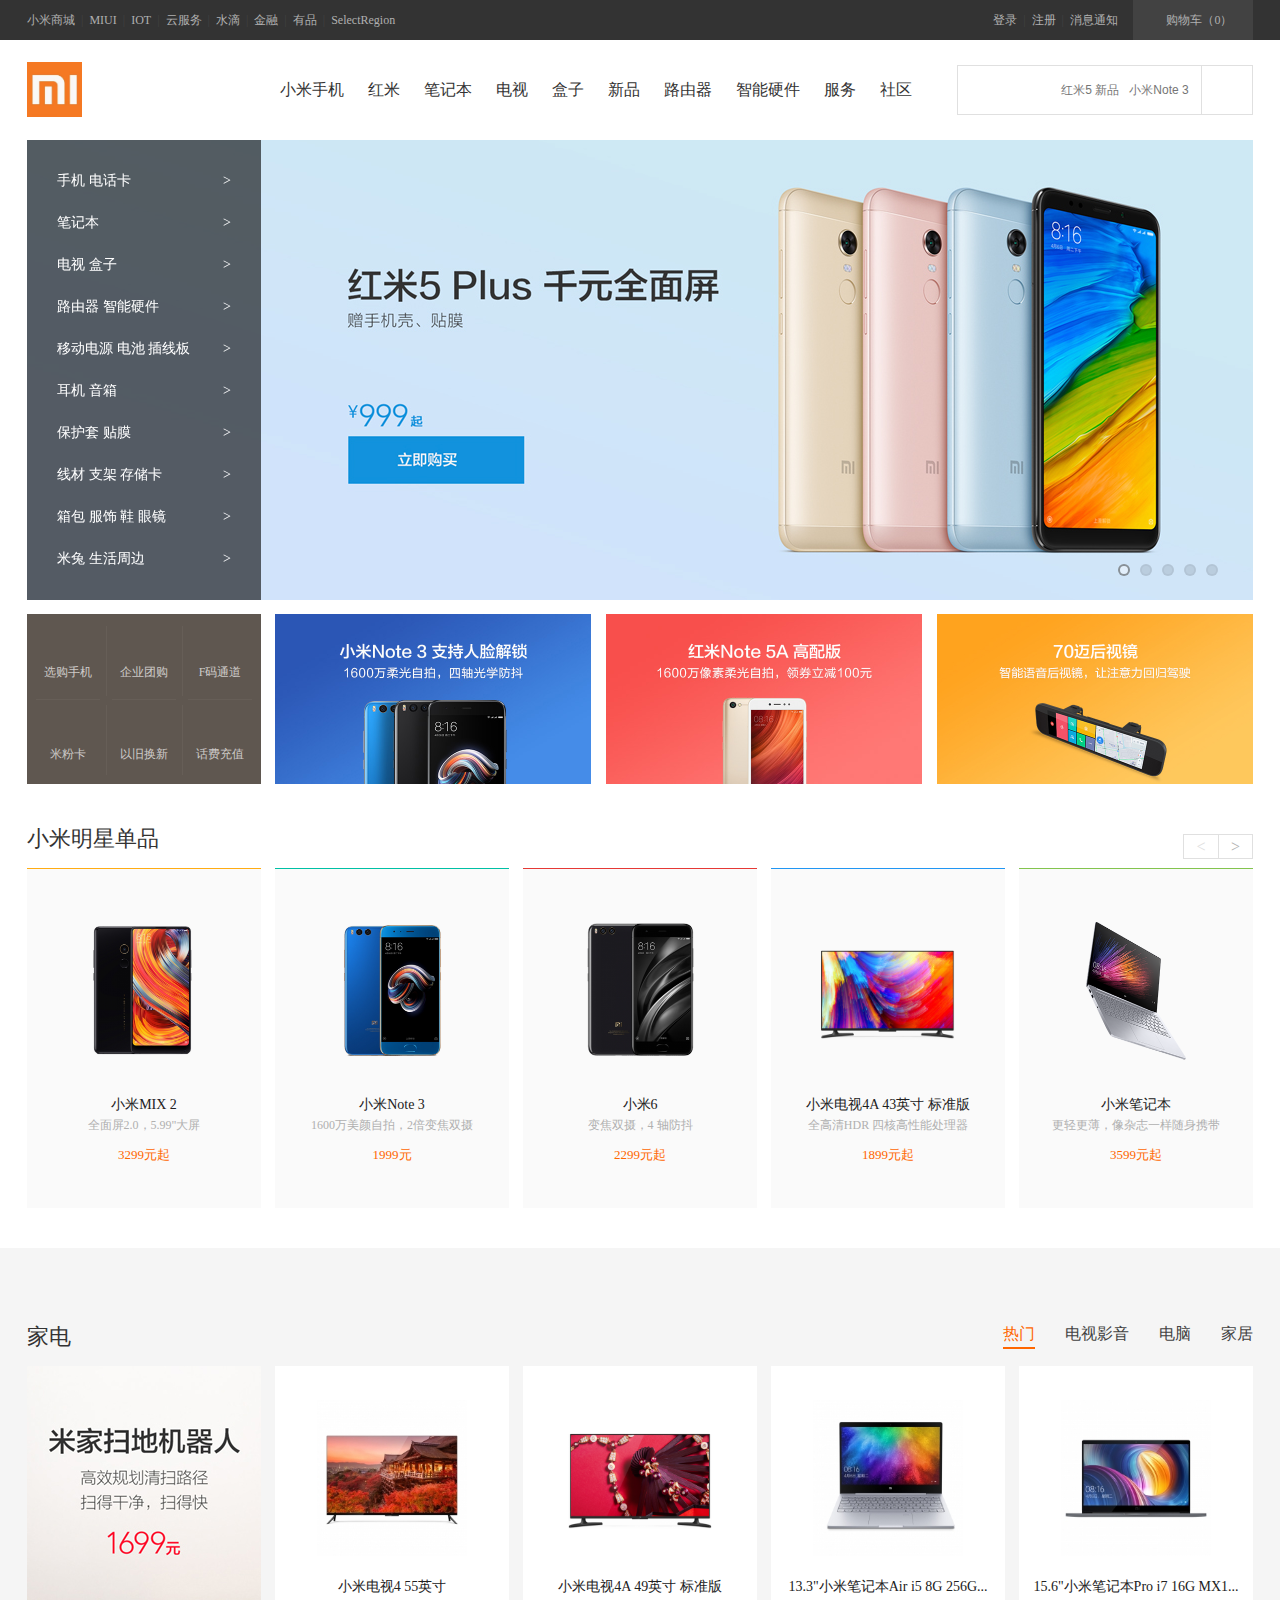
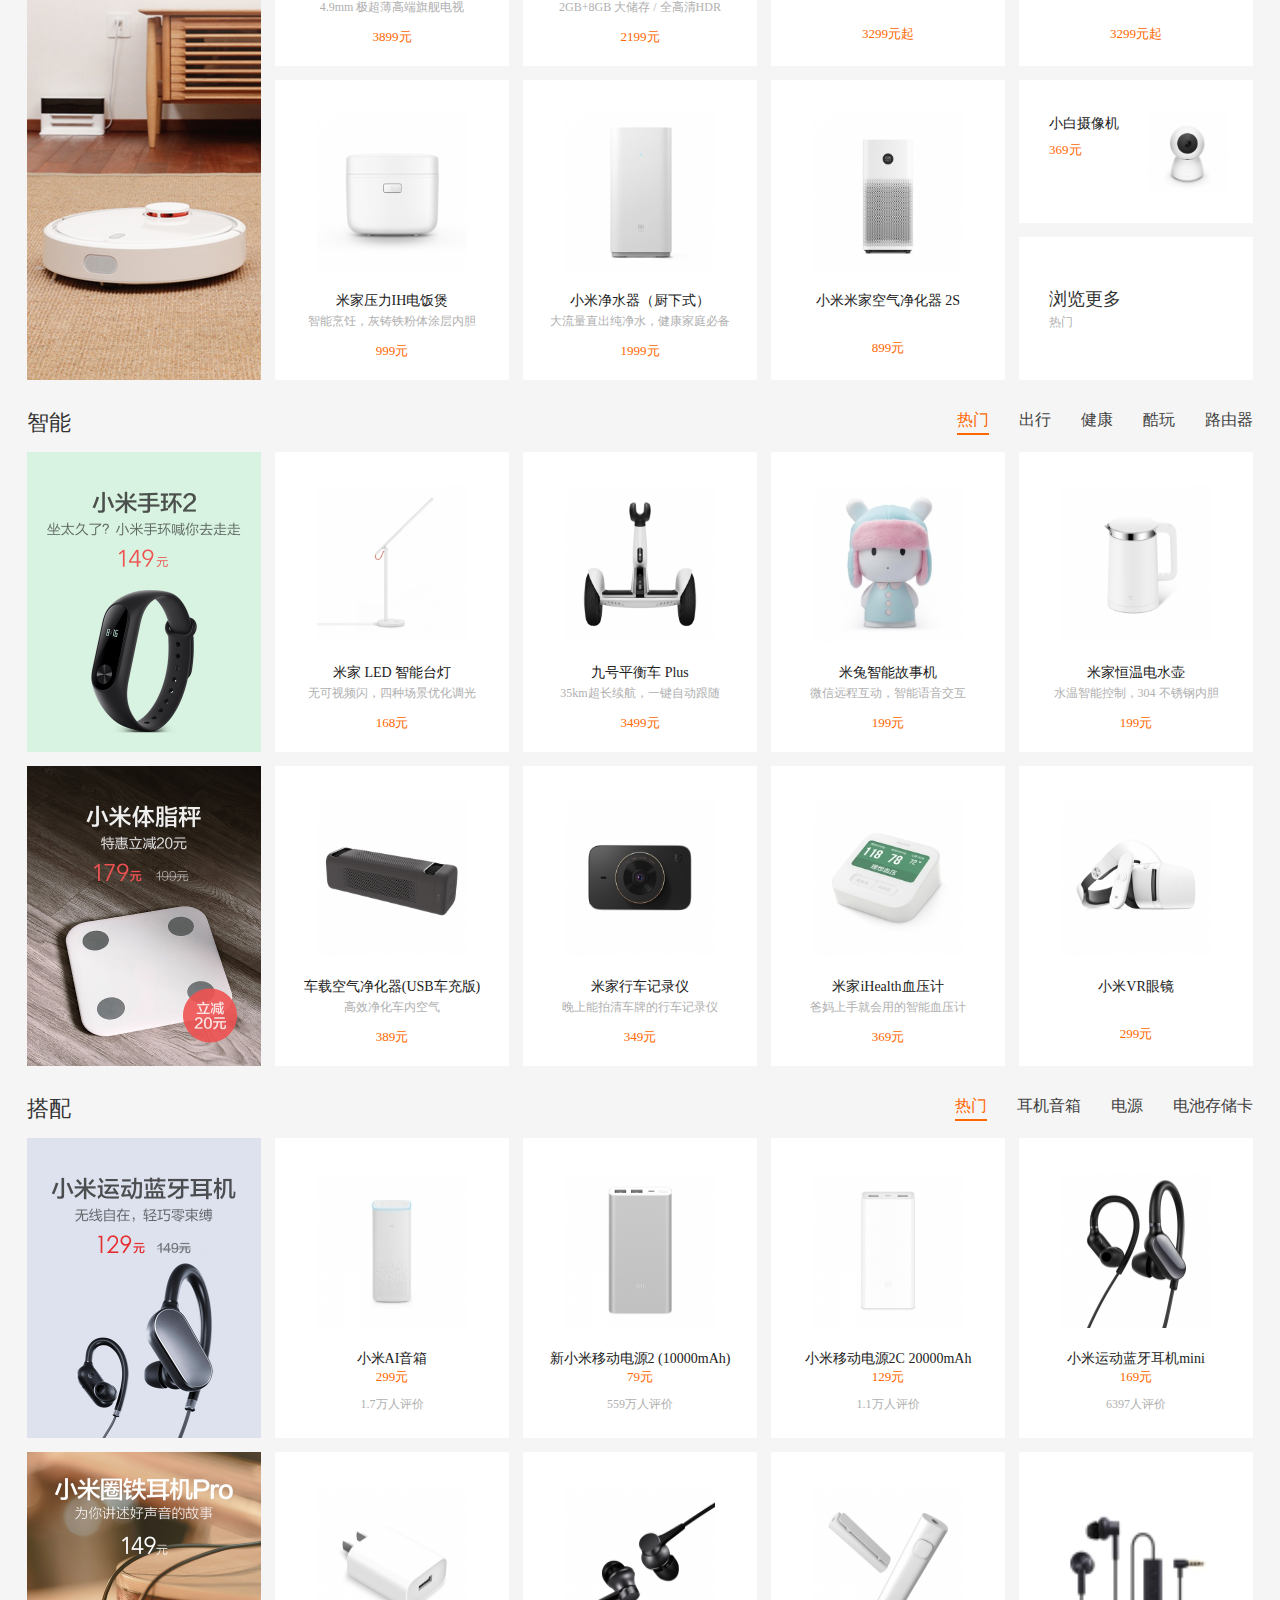
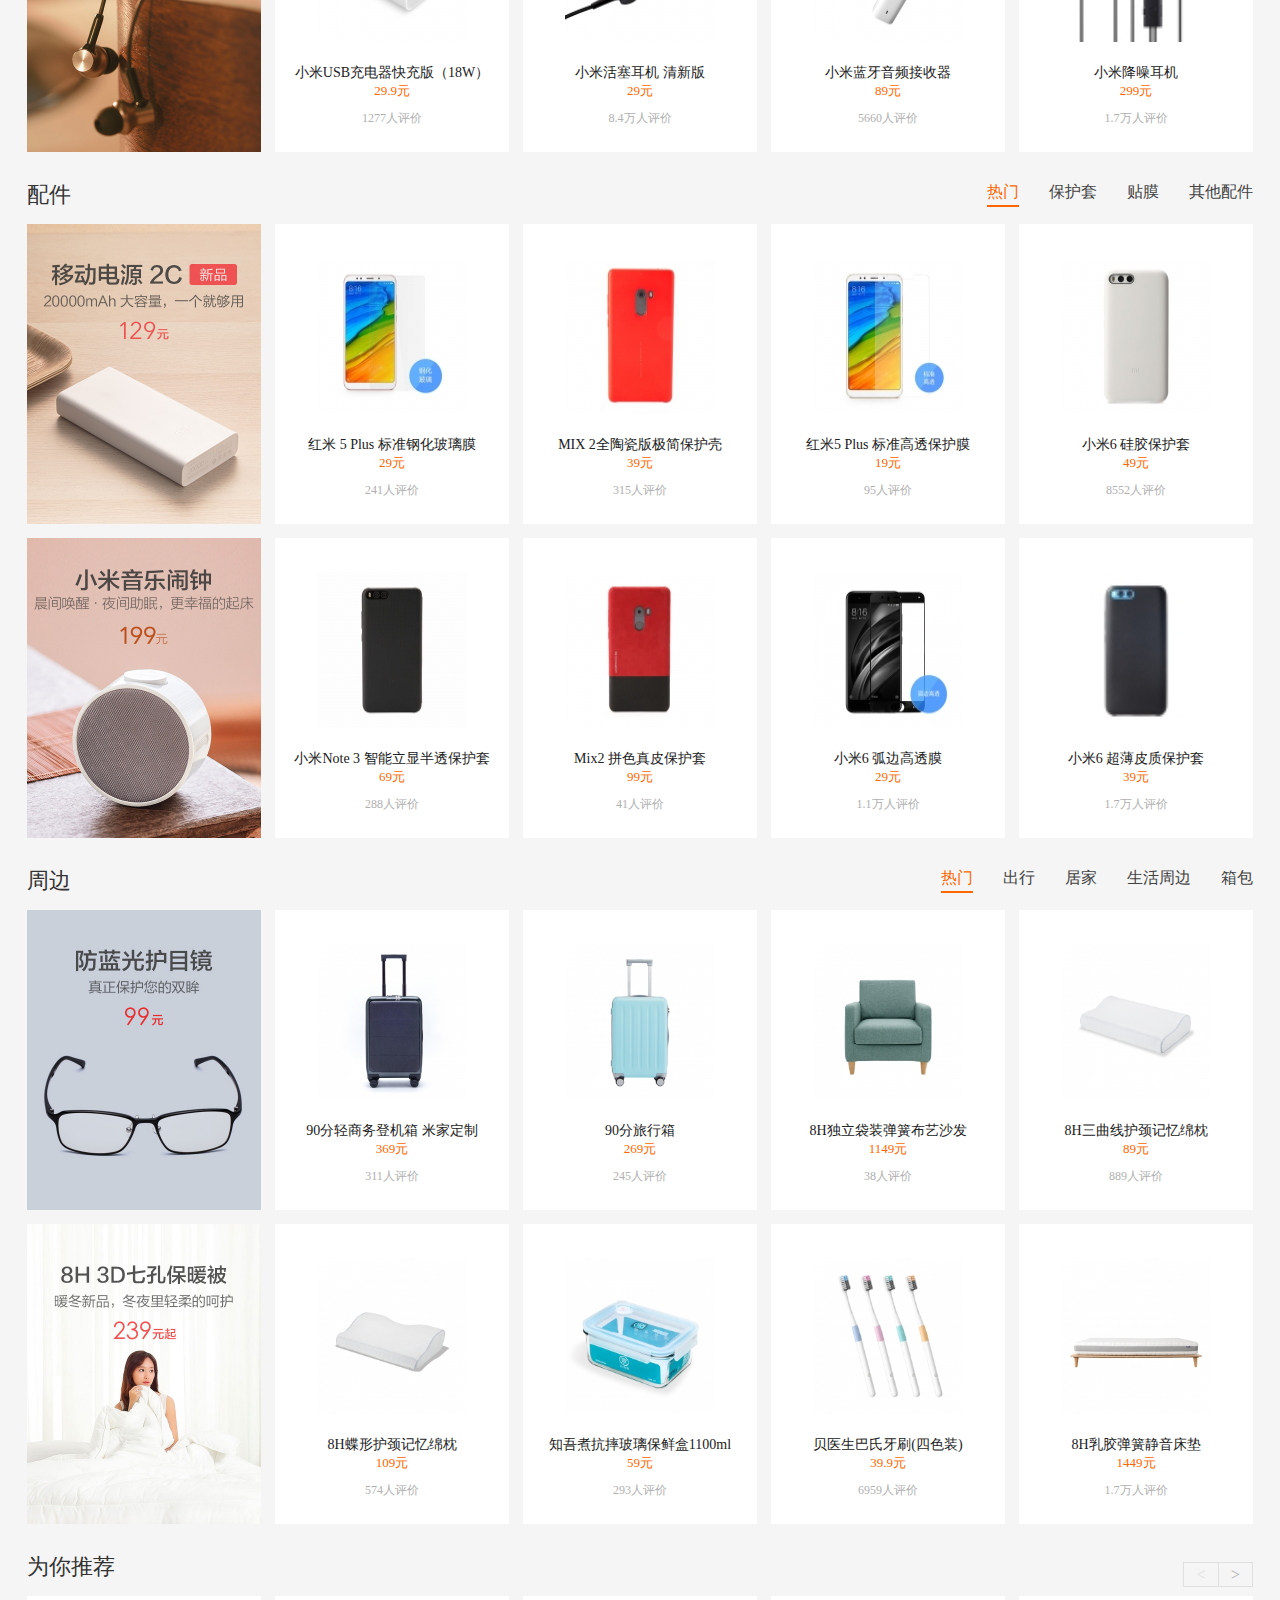
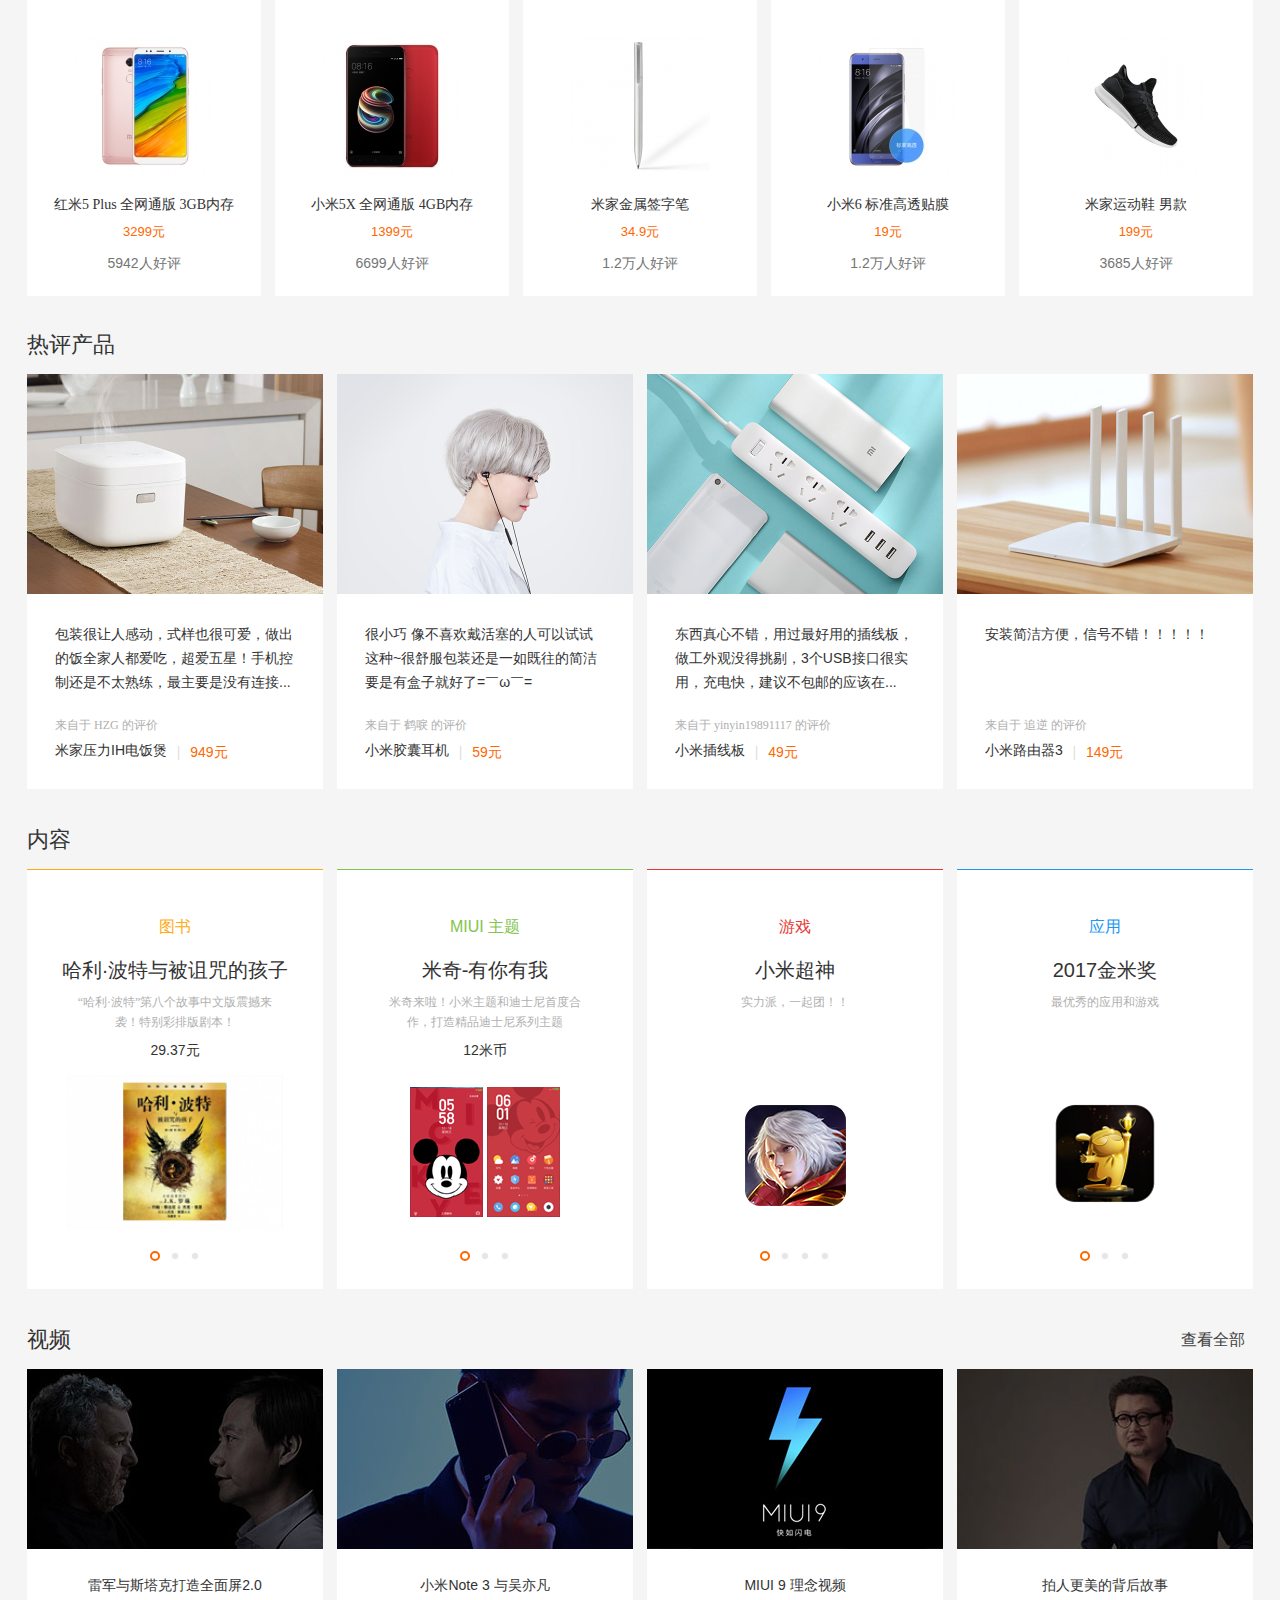
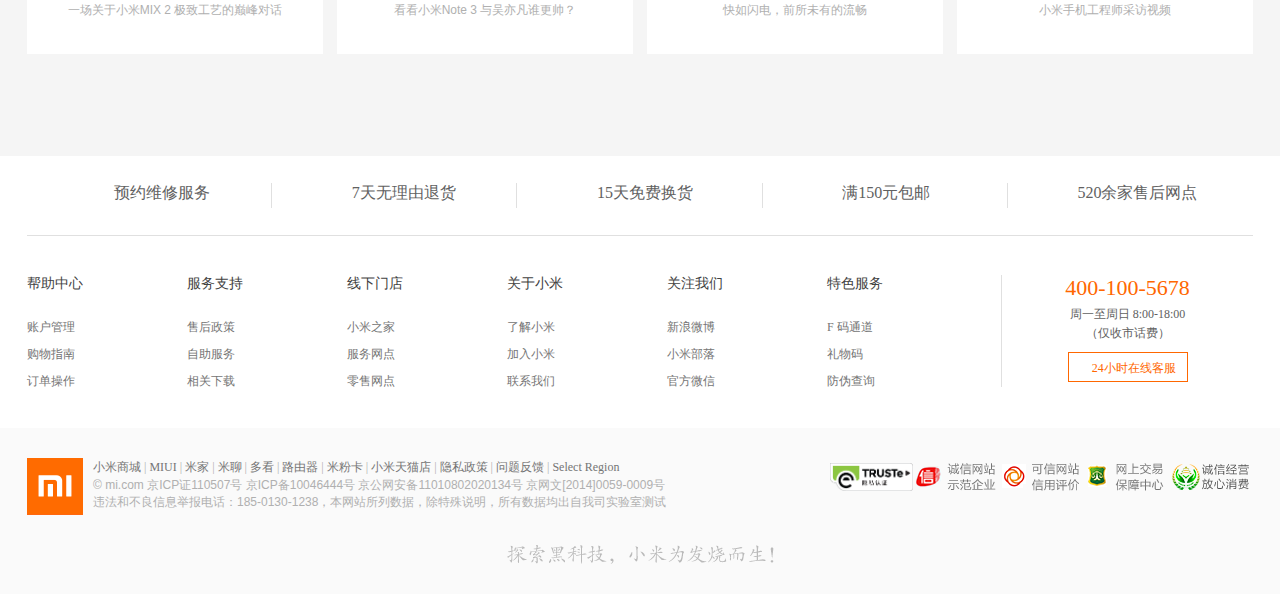
<file: index.html>
<!DOCTYPE html>
<html lang="en">
<head>
	<meta charset="UTF-8">
	<title>小米商城 - 小米MIX 2、红米5 Plus、小米Note 3、小米笔记本官方网站</title>
	<link rel="icon" href="img/favicon.ico" type="image/x-icon">
	<link rel="stylesheet" href="css/index.css">
	<link rel="stylesheet" href="css/public.css">
	<link rel="stylesheet" href="css/swiper.min.css">
	<script src="js/jquery.js"></script>
	<script src="js/swiper.min.js"></script>
	<link rel="stylesheet" href="https://at.alicdn.com/t/font_532541_6xkdsh39ejm26gvi.css">
</head>
<body>
	<!-- 头部开始 -->
	<div class="head">
		<div class="head-neikuan">
			<div class="head-left">
				<a href="" class="head-wenzi">小米商城</a>
				<span class="head-shuxian">|</span>
				<a href="" class="head-wenzi">MIUI</a>
				<span class="head-shuxian">|</span>
				<a href="" class="head-wenzi">IOT</a>
				<span class="head-shuxian">|</span>
				<a href="" class="head-wenzi">云服务</a>
				<span class="head-shuxian">|</span>
				<a href="" class="head-wenzi">水滴</a>
				<span class="head-shuxian">|</span>
				<a href="" class="head-wenzi">金融</a>
				<span class="head-shuxian">|</span>
				<a href="" class="head-wenzi">有品</a>
				<span class="head-shuxian">|</span>
				<a href="" class="head-wenzi">SelectRegion</a>
			</div>
			<div class="head-right">
				<a href="" class="head-wenzi">登录</a>
				<span class="head-shuxian">|</span>
				<a href="" class="head-wenzi">注册</a>
				<span class="head-shuxian">|</span>
				<a href="" class="head-wenzi">消息通知</a>
				<div class="head-buy">
					<span>&#xe600;</span>
					<span class="head-wenzi1">购物车（0）</span>
				</div>
			</div>
		</div>
	</div>
	<!-- 头部结束 -->

	<!-- 导航栏开始 -->
	<div class="daohanglan">
		<div class="daohanglan-left">
			<img src="img/logo.jpg" alt="小米logo" class="daohanglan-left-logo">
		</div>
		<div class="daohanglan-middle">
			<a href="" class="daohanglan-middle-wenzi">小米手机</a>
			<a href="" class="daohanglan-middle-wenzi">红米</a>
			<a href="" class="daohanglan-middle-wenzi">笔记本</a>
			<a href="" class="daohanglan-middle-wenzi">电视</a>
			<a href="" class="daohanglan-middle-wenzi">盒子</a>
			<a href="" class="daohanglan-middle-wenzi">新品</a>
			<a href="" class="daohanglan-middle-wenzi">路由器</a>
			<a href="" class="daohanglan-middle-wenzi">智能硬件</a>
			<a href="" class="daohanglan-middle-wenzi">服务</a>
			<a href="" class="daohanglan-middle-wenzi">社区</a>
		</div>
		<div class="daohanglan-right">
			<form action="" method="get">
				<input type="text" placeholder="                            红米5 新品   小米Note 3" class="search">
				<input type="submit" class="daohanglan-btn" value="&#xe998;">
			</form>
		</div>
	</div>
	<!-- 导航栏结束 -->

	<!-- banner开始 -->
	<div class="banner swiper-container">
		<div class="banner-img swiper-wrapper">
			<div class="swiper-slide">
				<img src="img/banner1.jpg" alt="">
			</div>
			<div class="swiper-slide">
				<img src="img/banner2.jpg" alt="">
			</div>
			<div class="swiper-slide">
				<img src="img/banner3.jpg" alt="">
			</div>
			<div class="swiper-slide">
				<img src="img/banner4.jpg" alt="">
			</div>
			<div class="swiper-slide">
				<img src="img/banner5.jpg" alt="">
			</div>
		</div>
		
    	<!-- 轮播点 -->
    	<div class="swiper-pagination"></div>
		
		<ul class="banner-nav">
			<a href="">
				<li class="banner-item">
					<span>手机 电话卡</span>
					<span>&gt;</span>
				</li>
			</a>
			<a href="">
				<li class="banner-item">
					<span>笔记本</span>
					<span>&gt;</span>
				</li>
			</a>
			<a href="">
				<li class="banner-item">
					<span>电视 盒子</span>
					<span>&gt;</span>
				</li>
			</a>
			<a href="">
				<li class="banner-item">
					<span>路由器 智能硬件</span>
					<span>&gt;</span>
				</li>
			</a><a href="">
				<li class="banner-item">
					<span>移动电源 电池 插线板</span>
					<span>&gt;</span>
				</li>
			</a>
			<a href="">
				<li class="banner-item">
					<span>耳机 音箱</span>
					<span>&gt;</span>
				</li>
			</a><a href="">
				<li class="banner-item">
					<span>保护套 贴膜</span>
					<span>&gt;</span>
				</li>
			</a>
			<a href="">
				<li class="banner-item">
					<span>线材 支架 存储卡</span>
					<span>&gt;</span>
				</li>
			</a><a href="">
				<li class="banner-item">
					<span>箱包 服饰 鞋 眼镜</span>
					<span>&gt;</span>
				</li>
			</a>
			<a href="">
				<li class="banner-item">
					<span>米兔 生活周边</span>
					<span>&gt;</span>
				</li>
			</a>
		</ul>
		
		<!-- 自己用定位做的按钮 -->
		<div class="btn-left">
			<p>&#xe65b;</p>
		</div>
		<div class="btn-left btn-right">
			<p>&#xe606;</p>
		</div>


		<!-- Swiper官网复制的轮播点击按钮代码 -->
		<!-- <div class="swiper-button-prev"></div>
    	<div class="swiper-button-next"></div> -->
	</div>
	<!-- banner结束 -->

	<!-- banner2开始 -->
	<div class="banner2">
		<div class="b2-1">
			<div class="b2-1-neirong">
				<p>&#xe605;</p>
				<p class="p2">选购手机</p>
			</div>
			<div class="b2-1-neirong">
				<p>&#xe607;</p>
				<p class="p2">企业团购</p>
			</div>
			<div class="b2-1-neirong">
				<p>&#xe60f;</p>
				<p class="p2">F码通道</p>
			</div>
			<div class="b2-1-neirong">
				<p>&#xe604;</p>
				<p class="p2">米粉卡</p>
			</div>
			<div class="b2-1-neirong">
				<p>&#xe611;</p>
				<p class="p2">以旧换新</p>
			</div>
			<div class="b2-1-neirong">
				<p>&#xe610;</p>
				<p class="p2">话费充值</p>
			</div>
			<div class="xian1"></div>
			<div class="xian1 xian2"></div>
			<div class="xian1 xian3"></div>
			<div class="xian1 xian3 xian4"></div>
			<div class="hengx1"></div>
			<div class="hengx1 hengx2"></div>
			<div class="hengx1 hengx3"></div>
		</div>
		<a href=""><img src="img/b2-2.jpg" alt="" class="b2-2"></a>
		<a href=""><img src="img/b2-3.jpg" alt="" class="b2-2 b2-3"></a>
		<a href=""><img src="img/b2-4.jpg" alt="" class="b2-2 b2-4"></a>
	</div>
	<!-- banner2结束 -->

	<!-- 明星单品开始 -->
	<div class="star">
		<div class="star-top">
			<h2>小米明星单品</h2>
			<div class="star-btn">
				<span> < </span>
				<span class="star-btn-active"> > </span>
			</div>
		</div>
		<div class="star-bottom">
			<div class="star-item items4">
				<a href=""><img src="img/item1.png" alt="" class="star-item1"></a>
				<a href=""><h1 class="star-item2">小米MIX 2</h1></a>
				<h2 class="star-item3">全面屏2.0，5.99"大屏</h2>
				<p class="star-item4">3299元起</p>
			</div>
			<div class="star-item items3">
				<a href=""><img src="img/item2.png" alt="" class="star-item1"></a>
				<a href=""><h1 class="star-item2">小米Note 3</h1></a>
				<h2 class="star-item3">1600万美颜自拍，2倍变焦双摄</h2>
				<p class="star-item4">1999元</p>
			</div>
			<div class="star-item items2">
				<a href=""><img src="img/item3.png" alt="" class="star-item1"></a>
				<a href=""><h1 class="star-item2">小米6</h1></a>
				<h2 class="star-item3">变焦双摄，4 轴防抖</h2>
				<p class="star-item4">2299元起</p>
			</div>
			<div class="star-item items1">
				<a href=""><img src="img/item4.png" alt="" class="star-item1"></a>
				<a href=""><h1 class="star-item2">小米电视4A 43英寸 标准版</h1></a>
				<h2 class="star-item3">全高清HDR  四核高性能处理器</h2>
				<p class="star-item4">1899元起</p>
			</div>
			<div class="star-item items">
				<a href=""><img src="img/item5.png" alt="" class="star-item1"></a>
				<a href=""><h1 class="star-item2">小米笔记本</h1></a>
				<h2 class="star-item3">更轻更薄，像杂志一样随身携带</h2>
				<p class="star-item4">3599元起</p>
			</div>
		</div>
	</div>
	<!-- 明星单品结束 -->

	<div class="big-box">
		<!-- 家电开始 -->
		<div class="jiadian">
			<div class="star-top">
				<h2>家电</h2>
				<ul class="jiadian-nav">
					<li class="jiadian-nav-active">热门</li>
					<li class="">电视影音</li>
					<li class="">电脑</li>
					<li class="">家居</li>
				</ul>
			</div>
			<div class="jiadian-bottom">
				<a href=""><img src="img/jiadian.jfif" alt="" class="jiadian-left"></a>
				<ul class="jiadian-right">
					<li class="jiadian-item">
						<a href=""><img src="img/jiadian-item1.jpg" alt="" class="jiadian-item1"></a>
						<a href=""><h1 class="star-item2">小米电视4 55英寸</h1></a>
						<h2 class="star-item3">4.9mm 极超薄高端旗舰电视</h2>
						<p class="star-item4">3899元</p>
					</li>
					<li class="jiadian-item">
						<a href=""><img src="img/jiadian-item2.jpg" alt="" class="jiadian-item1"></a>
						<a href=""><h1 class="star-item2">小米电视4A 49英寸 标准版</h1></a>
						<h2 class="star-item3">2GB+8GB 大储存 / 全高清HDR</h2>
						<p class="star-item4">2199元</p>
					</li>
					<li class="jiadian-item">
						<a href=""><img src="img/jiadian-item3.jpg" alt="" class="jiadian-item1"></a>
						<a href=""><h1 class="star-item2">13.3"小米笔记本Air i5 8G 256G...</h1></a>
						<div class="star-item3 si1"></div>
						<p class="star-item4">3299元起</p>
					</li>
					<li class="jiadian-item">
						<a href=""><img src="img/jiadian-item4.jpg" alt="" class="jiadian-item1"></a>
						<a href=""><h1 class="star-item2">15.6"小米笔记本Pro i7 16G MX1...</h1></a>
						<div class="star-item3 si1"></div>
						<p class="star-item4">3299元起</p>
					</li>
					<li class="jiadian-item">
						<a href=""><img src="img/jiadian-item5.jpg" alt="" class="jiadian-item1"></a>
						<a href=""><h1 class="star-item2">米家压力IH电饭煲</h1></a>
						<h2 class="star-item3">智能烹饪，灰铸铁粉体涂层内胆</h2>
						<p class="star-item4">999元</p>
					</li>
					<li class="jiadian-item">
						<a href=""><img src="img/jiadian-item6.jpg" alt="" class="jiadian-item1"></a>
						<a href=""><h1 class="star-item2">小米净水器（厨下式）</h1></a>
						<h2 class="star-item3">大流量直出纯净水，健康家庭必备</h2>
						<p class="star-item4">1999元</p>
					</li>
					<li class="jiadian-item">
						<a href=""><img src="img/jiadian-item7.jpg" alt="" class="jiadian-item1"></a>
						<a href=""><h1 class="star-item2">小米米家空气净化器 2S</h1></a>
						<div class="star-item3 si1"></div>
						<p class="star-item4">899元</p>
					</li>
					<li class="jiadian-item10">
						<div class="jiadian-item10-01">
							<div class="jiadian-item10-01-left">
								<a href=""><h1>小白摄像机</h1></a>
								<p>369元</p>
							</div>
							<div class="jiadian-item10-01-right">
								<a href=""><img src="img/jiadian-item8.jpg" alt=""></a>
							</div>
						</div>
						<div class="jiadian-item10-01 ji10-02">
							<div class="jiadian-item10-02-left">
								<a href=""><h1>浏览更多</h1></a>
								<a href=""><h4>热门</h4></a>
							</div>
							<div class="jiadian-item10-01-right">
								<a href=""><p>&#xe60b;</p></a>
							</div>
						</div>
					</li>
				</ul>
			</div>
		</div>
		<!-- 家电结束 -->

		<!-- 智能开始 -->
		<div class="jiadian">
			<div class="star-top">
				<h2>智能</h2>
				<ul class="jiadian-nav">
					<li class="jiadian-nav-active">热门</li>
					<li class="">出行</li>
					<li class="">健康</li>
					<li class="">酷玩</li>
					<li class="">路由器</li>
				</ul>
			</div>
			<div class="jiadian-bottom">
					<li class="jiadian-item zhineng-item1 zn1">
						<a href=""><img src="img/zhineng-item1.jpg" alt="" class="jiadian-item2"></a>
					</li>
					<li class="jiadian-item">
						<a href=""><img src="img/zhineng-item2.jpg" alt="" class="jiadian-item1"></a>
						<a href=""><h1 class="star-item2">米家 LED 智能台灯</h1></a>
						<h2 class="star-item3">无可视频闪，四种场景优化调光</h2>
						<p class="star-item4">168元</p>
					</li>
					<li class="jiadian-item">
						<a href=""><img src="img/zhineng-item3.png" alt="" class="jiadian-item1"></a>
						<a href=""><h1 class="star-item2">九号平衡车 Plus</h1></a>
						<h2 class="star-item3">35km超长续航，一键自动跟随</h2>
						<p class="star-item4">3499元</p>
					</li>
					<li class="jiadian-item">
						<a href=""><img src="img/zhineng-item4.jpg" alt="" class="jiadian-item1"></a>
						<a href=""><h1 class="star-item2">米兔智能故事机</h1></a>
						<h2 class="star-item3">微信远程互动，智能语音交互</h2>
						<p class="star-item4">199元</p>
					</li>
					<li class="jiadian-item">
						<a href=""><img src="img/zhineng-item5.jpg" alt="" class="jiadian-item1"></a>
						<a href=""><h1 class="star-item2">米家恒温电水壶</h1></a>
						<h2 class="star-item3">水温智能控制，304 不锈钢内胆</h2>
						<p class="star-item4">199元</p>
					</li>
					<li class="jiadian-item zhineng-item1 zn1">
						<a href=""><img src="img/zhineng-item6.jpg" alt="" class="jiadian-item2"></a>
					</li>
					<li class="jiadian-item">
						<a href=""><img src="img/zhineng-item7.jpg" alt="" class="jiadian-item1"></a>
						<a href=""><h1 class="star-item2">车载空气净化器(USB车充版)</h1></a>
						<h2 class="star-item3">高效净化车内空气</h2>
						<p class="star-item4">389元</p>
					</li>
					<li class="jiadian-item">
						<a href=""><img src="img/zhineng-item8.jpg" alt="" class="jiadian-item1"></a>
						<a href=""><h1 class="star-item2">米家行车记录仪</h1></a>
						<h2 class="star-item3">晚上能拍清车牌的行车记录仪</h2>
						<p class="star-item4">349元</p>
					</li>
					<li class="jiadian-item">
						<a href=""><img src="img/zhineng-item9.jpg" alt="" class="jiadian-item1"></a>
						<a href=""><h1 class="star-item2">米家iHealth血压计</h1></a>
						<h2 class="star-item3">爸妈上手就会用的智能血压计</h2>
						<p class="star-item4">369元</p>
					</li>
					<li class="jiadian-item">
						<a href=""><img src="img/zhineng-item10.jpg" alt="" class="jiadian-item1"></a>
						<a href=""><h1 class="star-item2">小米VR眼镜</h1></a>
						<div class="star-item3 si1"></div>
						<p class="star-item4">299元</p>
					</li>
			</div>
		</div>
		<!-- 智能结束 -->

		<!-- 搭配开始 -->
		<div class="jiadian">
			<div class="star-top">
				<h2>搭配</h2>
				<ul class="jiadian-nav">
					<li class="jiadian-nav-active">热门</li>
					<li class="">耳机音箱</li>
					<li class="">电源</li>
					<li class="">电池存储卡</li>
				</ul>
			</div>
			<div class="jiadian-bottom">
					<li class="jiadian-item zhineng-item1 zn1">
						<a href=""><img src="img/dapei-item1.jpg" alt="" class="jiadian-item2"></a>
					</li>
					<li class="jiadian-item">
						<a href=""><img src="img/dapei-item2.jpg" alt="" class="jiadian-item1"></a>
						<a href=""><h1 class="star-item2">  小米AI音箱  </h1></a>
						<p class="star-item4 item5">299元</p>
						<h2 class="star-item3 item6">1.7万人评价</h2>
					</li>
					<li class="jiadian-item">
						<a href=""><img src="img/dapei-item3.jpg" alt="" class="jiadian-item1"></a>
						<a href=""><h1 class="star-item2">  新小米移动电源2 (10000mAh)  </h1></a>
						<p class="star-item4 item5">79元</p>
						<h2 class="star-item3 item6">559万人评价</h2>
					</li><li class="jiadian-item">
						<a href=""><img src="img/dapei-item4.jpg" alt="" class="jiadian-item1"></a>
						<a href=""><h1 class="star-item2">  小米移动电源2C 20000mAh  </h1></a>
						<p class="star-item4 item5">129元</p>
						<h2 class="star-item3 item6">1.1万人评价</h2>
					</li><li class="jiadian-item">
						<a href=""><img src="img/dapei-item5.jpg" alt="" class="jiadian-item1"></a>
						<a href=""><h1 class="star-item2">  小米运动蓝牙耳机mini  </h1></a>
						<p class="star-item4 item5">169元</p>
						<h2 class="star-item3 item6">6397人评价</h2>
					</li>
					<li class="jiadian-item zhineng-item1 zn1">
						<a href=""><img src="img/dapei-item6.jpg" alt="" class="jiadian-item2"></a>
					</li>
					<li class="jiadian-item">
						<a href=""><img src="img/dapei-item7.jpg" alt="" class="jiadian-item1"></a>
						<a href=""><h1 class="star-item2">  小米USB充电器快充版（18W）  </h1></a>
						<p class="star-item4 item5">29.9元</p>
						<h2 class="star-item3 item6">1277人评价</h2>
					</li>
					<li class="jiadian-item">
						<a href=""><img src="img/dapei-item8.jpg" alt="" class="jiadian-item1"></a>
						<a href=""><h1 class="star-item2">  小米活塞耳机 清新版  </h1></a>
						<p class="star-item4 item5">29元</p>
						<h2 class="star-item3 item6">8.4万人评价</h2>
					</li><li class="jiadian-item">
						<a href=""><img src="img/dapei-item9.jpg" alt="" class="jiadian-item1"></a>
						<a href=""><h1 class="star-item2">  小米蓝牙音频接收器  </h1></a>
						<p class="star-item4 item5">89元</p>
						<h2 class="star-item3 item6">5660人评价</h2>
					</li><li class="jiadian-item">
						<a href=""><img src="img/dapei-item10.jpg" alt="" class="jiadian-item1"></a>
						<a href=""><h1 class="star-item2">小米降噪耳机</h1></a>
						<p class="star-item4 item5">299元</p>
						<h2 class="star-item3 item6">1.7万人评价</h2>
					</li>
			</div>
		</div>
		<!-- 搭配结束 -->

		<!-- 配件开始 -->
		<div class="jiadian">
			<div class="star-top">
				<h2>配件</h2>
				<ul class="jiadian-nav">
					<li class="jiadian-nav-active">热门</li>
					<li class="">保护套</li>
					<li class="">贴膜</li>
					<li class="">其他配件</li>
				</ul>
			</div>
			<div class="jiadian-bottom">
					<li class="jiadian-item zhineng-item1 zn1">
						<a href=""><img src="img/peijian-item1.jpg" alt="" class="jiadian-item2"></a>
					</li>
					<li class="jiadian-item">
						<a href=""><img src="img/peijian-item2.jpg" alt="" class="jiadian-item1"></a>
						<a href=""><h1 class="star-item2">  红米 5 Plus 标准钢化玻璃膜  </h1></a>
						<p class="star-item4 item5">29元</p>
						<h2 class="star-item3 item6">241人评价</h2>
					</li>
					<li class="jiadian-item">
						<a href=""><img src="img/peijian-item3.jpg" alt="" class="jiadian-item1"></a>
						<a href=""><h1 class="star-item2">  MIX 2全陶瓷版极简保护壳  </h1></a>
						<p class="star-item4 item5">39元</p>
						<h2 class="star-item3 item6">315人评价</h2>
					</li><li class="jiadian-item">
						<a href=""><img src="img/peijian-item4.jpg" alt="" class="jiadian-item1"></a>
						<a href=""><h1 class="star-item2">  红米5 Plus 标准高透保护膜  </h1></a>
						<p class="star-item4 item5">19元</p>
						<h2 class="star-item3 item6">95人评价</h2>
					</li><li class="jiadian-item">
						<a href=""><img src="img/peijian-item5.jpg" alt="" class="jiadian-item1"></a>
						<a href=""><h1 class="star-item2">  小米6 硅胶保护套  </h1></a>
						<p class="star-item4 item5">49元</p>
						<h2 class="star-item3 item6">8552人评价</h2>
					</li>
					<li class="jiadian-item zhineng-item1 zn1">
						<a href=""><img src="img/peijian-item6.jpg" alt="" class="jiadian-item2"></a>
					</li>
					<li class="jiadian-item">
						<a href=""><img src="img/peijian-item7.jpg" alt="" class="jiadian-item1"></a>
						<a href=""><h1 class="star-item2">  小米Note 3  智能立显半透保护套  </h1></a>
						<p class="star-item4 item5">69元</p>
						<h2 class="star-item3 item6">288人评价</h2>
					</li>
					<li class="jiadian-item">
						<a href=""><img src="img/peijian-item8.jpg" alt="" class="jiadian-item1"></a>
						<a href=""><h1 class="star-item2">  Mix2 拼色真皮保护套  </h1></a>
						<p class="star-item4 item5">99元</p>
						<h2 class="star-item3 item6">41人评价</h2>
					</li><li class="jiadian-item">
						<a href=""><img src="img/peijian-item9.jpg" alt="" class="jiadian-item1"></a>
						<a href=""><h1 class="star-item2">  小米6 弧边高透膜  </h1></a>
						<p class="star-item4 item5">29元</p>
						<h2 class="star-item3 item6">1.1万人评价</h2>
					</li><li class="jiadian-item">
						<a href=""><img src="img/peijian-item10.jpg" alt="" class="jiadian-item1"></a>
						<a href=""><h1 class="star-item2">小米6 超薄皮质保护套</h1></a>
						<p class="star-item4 item5">39元</p>
						<h2 class="star-item3 item6">1.7万人评价</h2>
					</li>
			</div>
		</div>
		<!-- 配件结束 -->

		<!-- 周边开始 -->
		<div class="jiadian">
			<div class="star-top">
				<h2>周边</h2>
				<ul class="jiadian-nav">
					<li class="jiadian-nav-active">热门</li>
					<li class="">出行</li>
					<li class="">居家</li>
					<li class="">生活周边</li>
					<li class="">箱包</li>
				</ul>
			</div>
			<div class="jiadian-bottom">
					<li class="jiadian-item zhineng-item1 zn1">
						<a href=""><img src="img/zhoubian-item1.jpg" alt="" class="jiadian-item2"></a>
					</li>
					<li class="jiadian-item">
						<a href=""><img src="img/zhoubian-item2.jpg" alt="" class="jiadian-item1"></a>
						<a href=""><h1 class="star-item2">90分轻商务登机箱 米家定制</h1></a>
						<p class="star-item4 item5">369元</p>
						<h2 class="star-item3 item6">311人评价</h2>
					</li>
					<li class="jiadian-item">
						<a href=""><img src="img/zhoubian-item3.jpg" alt="" class="jiadian-item1"></a>
						<a href=""><h1 class="star-item2">90分旅行箱</h1></a>
						<p class="star-item4 item5">269元</p>
						<h2 class="star-item3 item6">245人评价</h2>
					</li><li class="jiadian-item">
						<a href=""><img src="img/zhoubian-item4.jpg" alt="" class="jiadian-item1"></a>
						<a href=""><h1 class="star-item2">8H独立袋装弹簧布艺沙发</h1></a>
						<p class="star-item4 item5">1149元</p>
						<h2 class="star-item3 item6">38人评价</h2>
					</li><li class="jiadian-item">
						<a href=""><img src="img/zhoubian-item5.jpg" alt="" class="jiadian-item1"></a>
						<a href=""><h1 class="star-item2">8H三曲线护颈记忆绵枕</h1></a>
						<p class="star-item4 item5">89元</p>
						<h2 class="star-item3 item6">889人评价</h2>
					</li>
					<li class="jiadian-item zhineng-item1 zn1">
						<a href=""><img src="img/zhoubian-item6.jpg" alt="" class="jiadian-item2"></a>
					</li>
					<li class="jiadian-item">
						<a href=""><img src="img/zhoubian-item7.jpg" alt="" class="jiadian-item1"></a>
						<a href=""><h1 class="star-item2"> 8H蝶形护颈记忆绵枕</h1></a>
						<p class="star-item4 item5">109元</p>
						<h2 class="star-item3 item6">574人评价</h2>
					</li>
					<li class="jiadian-item">
						<a href=""><img src="img/zhoubian-item8.jpg" alt="" class="jiadian-item1"></a>
						<a href=""><h1 class="star-item2">知吾煮抗摔玻璃保鲜盒1100ml</h1></a>
						<p class="star-item4 item5">59元</p>
						<h2 class="star-item3 item6">293人评价</h2>
					</li><li class="jiadian-item">
						<a href=""><img src="img/zhoubian-item9.jpg" alt="" class="jiadian-item1"></a>
						<a href=""><h1 class="star-item2">贝医生巴氏牙刷(四色装)</h1></a>
						<p class="star-item4 item5">39.9元</p>
						<h2 class="star-item3 item6">6959人评价</h2>
					</li><li class="jiadian-item">
						<a href=""><img src="img/zhoubian-item10.jpg" alt="" class="jiadian-item1"></a>
						<a href=""><h1 class="star-item2">8H乳胶弹簧静音床垫</h1></a>
						<p class="star-item4 item5">1449元</p>
						<h2 class="star-item3 item6">1.7万人评价</h2>
					</li>
			</div>
		</div>
		<!-- 周边结束 -->

		<!-- 为你推荐开始 -->
		<div class="star weinituijian">
			<div class="star-top">
				<h2>为你推荐</h2>
				<div class="star-btn">
					<span> < </span>
					<span class="star-btn-active"> > </span>
				</div>
			</div>
			<div class="star-bottom">
				<div class="star-item items5">
					<a href=""><img src="img/weinituijian-item1.jpg" alt="" class="weinituijian-item1"></a>
					<a href=""><h1 class="weinituijian-item2"> 红米5 Plus 全网通版 3GB内存 </h1></a>
					<p class="weinituijian-item4">3299元</p>
					<h2 class="weinituijian-item3">   5942人好评    </h2>
				</div>
				<div class="star-item items5">
					<a href=""><img src="img/weinituijian-item2.jpg" alt="" class="weinituijian-item1"></a>
					<a href=""><h1 class="weinituijian-item2"> 小米5X 全网通版 4GB内存 </h1></a>
					<p class="weinituijian-item4">1399元</p>
					<h2 class="weinituijian-item3">   6699人好评    </h2>
				</div>
				<div class="star-item items5">
					<a href=""><img src="img/weinituijian-item3.jpg" alt="" class="weinituijian-item1"></a>
					<a href=""><h1 class="weinituijian-item2"> 米家金属签字笔 </h1></a>
					<p class="weinituijian-item4">34.9元</p>
					<h2 class="weinituijian-item3">   1.2万人好评    </h2>
				</div>
				<div class="star-item items5">
					<a href=""><img src="img/weinituijian-item4.jpg" alt="" class="weinituijian-item1"></a>
					<a href=""><h1 class="weinituijian-item2"> 小米6 标准高透贴膜 </h1></a>
					<p class="weinituijian-item4">19元</p>
					<h2 class="weinituijian-item3">   1.2万人好评    </h2>
				</div>
				<div class="star-item items items5">
					<a href=""><img src="img/weinituijian-item5.jpg" alt="" class="weinituijian-item1"></a>
					<a href=""><h1 class="weinituijian-item2"> 米家运动鞋 男款 </h1></a>
					<p class="weinituijian-item4">199元</p>
					<h2 class="weinituijian-item3">   3685人好评    </h2>
				</div>
			</div>
		</div>
		<!-- 为你推荐结束 -->

		<!-- 热评产品开始 -->
		<div class="reping">
			<div class="star-top">
				<h2>热评产品</h2>
			</div>
			<div class="repingchanpin-bottom">
				<div class="repingchanpin-item1 rpitem1-01">
					<a href=""><img src="img/repingchanpin-item1.jfif" alt="" class="repingchanpin-item2"></a>
					<a href=""><p class="repingchanpin-item3">包装很让人感动，式样也很可爱，做出的饭全家人都爱吃，超爱五星！手机控制还是不太熟练，最主要是没有连接...</p></a>
					<p class="repingchanpin-item4"> 来自于 HZG 的评价 </p>
					<div class="repingchanpin-item5">
						<a href=""><p class="repingchanpin-item5-01">米家压力IH电饭煲</p></a>
						<span class="repingchanpin-item5-02">|</span>
						<p class="repingchanpin-item5-03">949元</p>
					</div>
				</div>
				<div class="repingchanpin-item1">
					<a href=""><img src="img/repingchanpin-item2.jfif" alt="" class="repingchanpin-item2"></a>
					<a href=""><p class="repingchanpin-item3">很小巧 像不喜欢戴活塞的人可以试试这种~很舒服包装还是一如既往的简洁 要是有盒子就好了=￣ω￣=</p></a>
					<p class="repingchanpin-item4"> 来自于 鹤唳 的评价 </p>
					<div class="repingchanpin-item5">
						<a href=""><p class="repingchanpin-item5-01">小米胶囊耳机</p></a>
						<span class="repingchanpin-item5-02">|</span>
						<p class="repingchanpin-item5-03">59元</p>
					</div>
				</div>
				<div class="repingchanpin-item1">
					<a href=""><img src="img/repingchanpin-item3.jfif" alt="" class="repingchanpin-item2"></a>
					<a href=""><p class="repingchanpin-item3">东西真心不错，用过最好用的插线板，做工外观没得挑剔，3个USB接口很实用，充电快，建议不包邮的应该在...</p></a>
					<p class="repingchanpin-item4"> 来自于 yinyin19891117 的评价 </p>
					<div class="repingchanpin-item5">
						<a href=""><p class="repingchanpin-item5-01">小米插线板</p></a>
						<span class="repingchanpin-item5-02">|</span>
						<p class="repingchanpin-item5-03">49元</p>
					</div>
				</div>
				<div class="repingchanpin-item1">
					<a href=""><img src="img/repingchanpin-item4.jfif" alt="" class="repingchanpin-item2"></a>
					<a href=""><p class="repingchanpin-item3">安装简洁方便，信号不错！！！！！</p></a>
					<p class="repingchanpin-item4"> 来自于 追逆 的评价 </p>
					<div class="repingchanpin-item5">
						<a href=""><p class="repingchanpin-item5-01">小米路由器3</p></a>
						<span class="repingchanpin-item5-02">|</span>
						<p class="repingchanpin-item5-03">149元</p>
					</div>
				</div>
			</div>
		</div>
		<!-- 热评产品结束 -->

		<!-- 内容开始 -->
		<div class="content">
			<div class="star-top">
				<h2>内容</h2>
			</div>
			<div class="content-bottom">
				<div class="content-bottom-item1 ci01 swiper-container">
					<p class="item1-01">图书</p>
					<div class="swiper-wrapper neirong">
						<div class="swiper-slide ">
							<a href=""><h1 class="item1-02">哈利·波特与被诅咒的孩子</h1></a>
							<a href=""><p class="item1-03">“哈利·波特”第八个故事中文版震撼来袭！特别彩排版剧本！</p></a>
							<a href=""><p class="item1-04">29.37元</p></a>
							<a href=""><img src="img/content-item1.png" alt="" class="item1-05"></a>
						</div>
						<div class="swiper-slide">
							<a href=""><h1 class="item1-02">好吗好的</h1></a>
							<a href=""><p class="item1-03">畅销作家大冰2016年新书！讲给你听，好吗好的！</p></a>
							<a href=""><p class="item1-04">17.99元</p></a>
							<a href=""><img src="img/content-item1-2.png" alt="" class="item1-05"></a>
						</div>
						<div class="swiper-slide">
							<a href=""><h1 class="item1-02">好吗好的</h1></a>
							<a href=""><p class="item1-03">海量好书，享受精品阅读时光</p></a>
							<a href=""><p class="item1-04"></p></a>
							<a href=""><img src="img/content-item1-3.png" alt="" class="item1-05"></a>
						</div>
					</div>
					<div class="neirong-btn-left nbl1"><p>&#xe65b;</p></div>
					<div class="neirong-btn-left nbl2"><p>&#xe606;</p></div>
					<div class="swiper-pagination-neirong n1"></div>
				</div>
				

				<div class="content-bottom-item1 ci02 swiper-container">
					<p class="item1-01 ci02-01">MIUI 主题</p>
					<div class="swiper-wrapper neirong">
						<div class="swiper-slide ">
							<a href=""><h1 class="item1-02">米奇-有你有我</h1></a>
							<a href=""><p class="item1-03">米奇来啦！小米主题和迪士尼首度合作，打造精品迪士尼系列主题</p></a>
							<a href=""><p class="item1-04">12米币</p></a>
							<a href=""><img src="img/content-item2.png" alt="" class="item1-05"></a>
						</div>
						<div class="swiper-slide stop-swiping">
							<a href=""><h1 class="item1-02">钢铁侠-科技控</h1></a>
							<a href=""><p class="item1-03">I'm Iron Man! 小米主题和迪士尼首度合作，打造精品漫威系列主题</p></a>
							<a href=""><p class="item1-04">12米币</p></a>
							<a href=""><img src="img/content-item2-2.png" alt="" class="item1-05"></a>
						</div>
						<div class="swiper-slide ">
							<a href=""><h1 class="item1-02">大白-戳戳我抱抱你</h1></a>
							<a href=""><p class="item1-03">大白(●—●)吧啦啦啦~小米主题和迪士尼首度合作，打造精品迪士尼</p></a>
							<a href=""><p class="item1-04">15米币</p></a>
							<a href=""><img src="img/content-item2-3.png" alt="" class="item1-05"></a>
						</div>
					</div>
					<div class="neirong-btn-left nbl1"><p>&#xe65b;</p></div>
					<div class="neirong-btn-left nbl2"><p>&#xe606;</p></div>
					<div class="swiper-pagination-neirong n2"></div>
				</div>


				<div class="content-bottom-item1 ci03 swiper-container">
					<p class="item1-01 ci03-01">游戏</p>
					<div class="swiper-wrapper neirong">
						<div class="swiper-slide ">
							<a href=""><h1 class="item1-02">小米超神</h1></a>
							<a href=""><p class="item1-03">实力派，一起团！！</p></a>
							<a href=""><p class="item1-04 ci03-04"></p></a>
							<a href=""><img src="img/content-item3.png" alt="" class="item1-05"></a>
						</div>
						<div class="swiper-slide stop-swiping">
							<a href=""><h1 class="item1-02">小米枪战</h1></a>
							<a href=""><p class="item1-03">组好队  去跳伞！！</p></a>
							<a href=""><p class="item1-04">免费</p></a>
							<a href=""><img src="img/content-item3-2.png" alt="" class="item1-05"></a>
						</div>
						<div class="swiper-slide ">
							<a href=""><h1 class="item1-02">米柚手游模拟器</h1></a>
							<a href=""><p class="item1-03">在电脑上玩遍小米所有手游</p></a>
							<a href=""><p class="item1-04">免费</p></a>
							<a href=""><img src="img/content-item3-3.png" alt="" class="item1-05"></a>
						</div>
						<div class="swiper-slide ">
							<a href=""><h1 class="item1-02">组好队去跳伞</h1></a>
							<a href=""><p class="item1-03">免费下载海量的手机游戏天天都有现金福利赠送</p></a>
							<a href=""><p class="item1-04"></p></a>
							<a href=""><img src="img/content-item3-4.png" alt="" class="item1-05"></a>
						</div>
					</div>
					<div class="neirong-btn-left nbl1"><p>&#xe65b;</p></div>
					<div class="neirong-btn-left nbl2"><p>&#xe606;</p></div>
					<div class="swiper-pagination-neirong n3"></div>
				</div>


				<div class="content-bottom-item1 ci04 swiper-container">
					<p class="item1-01 ci04-01">应用</p>
					<div class="swiper-wrapper neirong">
						<div class="swiper-slide ">
							<a href=""><h1 class="item1-02">2017金米奖</h1></a>
							<a href=""><p class="item1-03">最优秀的应用和游戏</p></a>
							<a href=""><p class="item1-04 ci03-04"></p></a>
							<a href=""><img src="img/content-item4.png" alt="" class="item1-05"></a>
						</div>
						<div class="swiper-slide stop-swiping">
							<a href=""><h1 class="item1-02">Forest</h1></a>
							<a href=""><p class="item1-03">帮助您专心于生活中每个重要时刻</p></a>
							<a href=""><p class="item1-04">免费</p></a>
							<a href=""><img src="img/content-item4-2.png" alt="" class="item1-05"></a>
						</div>
						<div class="swiper-slide ">
							<a href=""><h1 class="item1-02">小米应用</h1></a>
							<a href=""><p class="item1-03">小米出品 必属精品</p></a>
							<a href=""><p class="item1-04">免费</p></a>
							<a href=""><img src="img/content-item4-3.png" alt="" class="item1-05"></a>
						</div>
					</div>
					<div class="neirong-btn-left nbl1"><p>&#xe65b;</p></div>
					<div class="neirong-btn-left nbl2"><p>&#xe606;</p></div>
					<div class="swiper-pagination-neirong n4"></div>
				</div>
			</div>
		</div>
		<!-- 内容结束 -->

		<!-- 视频开始 -->
		<div class="content c01">
			<div class="star-top c01-top">
				<h2>视频</h2>
				<div class="sp-you">
					<p class="c01-top-right">查看全部</p>
					<p class="iconfont icon-jiantou"></p>
				</div>
			</div>
			<div class="video-bottom">
				<div class="video-bottom-item01 vi01">
					<a href="" class="vip"><img src="img/video-item1.jpg" alt=""><p class="iconfont icon-shipin"></p></a>
					<a href=""><p class="video-item2">雷军与斯塔克打造全面屏2.0</p></a>
					<h4>一场关于小米MIX 2 极致工艺的巅峰对话</h4>
				</div>
				<div class="video-bottom-item01">
					<a href="" class="vip"><img src="img/video-item2.jpg" alt=""><p>&#xe673;</p></a>
					<a href=""><p class="video-item2">小米Note 3 与吴亦凡</p></a>
					<h4>看看小米Note 3 与吴亦凡谁更帅？</h4>
				</div>
				<div class="video-bottom-item01">
					<a href="" class="vip"><img src="img/video-item3.jpg" alt=""><p>&#xe673;</p></a>
					<a href=""><p class="video-item2">MIUI 9 理念视频</p></a>
					<h4>快如闪电，前所未有的流畅</h4>
				</div>
				<div class="video-bottom-item01">
					<a href="" class="vip"><img src="img/video-item4.jpg" alt=""><p>&#xe673;</p></a>
					<a href=""><p class="video-item2">拍人更美的背后故事</p></a>
					<h4>小米手机工程师采访视频</h4>
				</div>
			</div>
		</div>
		<!-- 视频结束 -->
	</div>

	<!-- map开始 -->
	<div class="map">
		<div class="map-neikuan">
			<div class="shang">
				<div class="shang-item1">
					<p>&#xe61f;</p>
					预约维修服务
				</div>
				<div class="shang-item1 si01">
					<p>&#xe603;</p>
					7天无理由退货
				</div>
				<div class="shang-item1 si02">
					<p>&#xe608;</p>
					15天免费换货
				</div>
				<div class="shang-item1 si03">
					<p>&#xe607;</p>
					满150元包邮
				</div>
				<div class="shang-item1 si04">
					<p>&#xe602;</p>
					520余家售后网点
				</div>
			</div>
			<div class="xia">
				<div class="xia-item1">
					<p class="xia-item1-01">帮助中心</p>
					<a href=""><p class="xia-item1-02">账户管理</p></a>
					<a href=""><p class="xia-item1-02">购物指南</p></a>
					<a href=""><p class="xia-item1-02">订单操作</p></a>
				</div>
				<div class="xia-item1">
					<p class="xia-item1-01">服务支持</p>
					<a href=""><p class="xia-item1-02">售后政策</p></a>
					<a href=""><p class="xia-item1-02">自助服务</p></a>
					<a href=""><p class="xia-item1-02">相关下载</p></a>
				</div>
				<div class="xia-item1">
					<p class="xia-item1-01">线下门店</p>
					<a href=""><p class="xia-item1-02">小米之家</p></a>
					<a href=""><p class="xia-item1-02">服务网点</p></a>
					<a href=""><p class="xia-item1-02">零售网点</p></a>
				</div>
				<div class="xia-item1">
					<p class="xia-item1-01">关于小米</p>
					<a href=""><p class="xia-item1-02">了解小米</p></a>
					<a href=""><p class="xia-item1-02">加入小米</p></a>
					<a href=""><p class="xia-item1-02">联系我们</p></a>
				</div>
				<div class="xia-item1">
					<p class="xia-item1-01">关注我们</p>
					<a href=""><p class="xia-item1-02">新浪微博</p></a>
					<a href=""><p class="xia-item1-02">小米部落</p></a>
					<a href=""><p class="xia-item1-02">官方微信</p></a>
				</div>
				<div class="xia-item1">
					<p class="xia-item1-01">特色服务</p>
					<a href=""><p class="xia-item1-02">F 码通道</p></a>
					<a href=""><p class="xia-item1-02">礼物码</p></a>
					<a href=""><p class="xia-item1-02">防伪查询</p></a>
				</div>
				<div class="xia-item2">
					<p class="xia-item2-01">400-100-5678</p>
					<p class="xia-item2-02">周一至周日 8:00-18:00</p>
					<p class="xia-item2-02 xi02">（仅收市话费）</p>
					<p class="xia-item2-03">&#xe60e; 24小时在线客服</p>
				</div>
			</div>
		</div>
	</div>
	<!-- map结束 -->

	<!-- 底部开始 -->
	<div class="map dibu">
		<div class="dibu-shang">
			<img src="img/logo-footer.png" alt="" class="img1">
			<div class="dibu-shang-middle">
				<a href="" class="head-wenzi">小米商城</a>
				<span class="head-shuxian">|</span>
				<a href="" class="head-wenzi">MIUI</a>
				<span class="head-shuxian">|</span>
				<a href="" class="head-wenzi">米家</a>
				<span class="head-shuxian">|</span>
				<a href="" class="head-wenzi">米聊</a>
				<span class="head-shuxian">|</span>
				<a href="" class="head-wenzi">多看</a>
				<span class="head-shuxian">|</span>
				<a href="" class="head-wenzi">路由器</a>
				<span class="head-shuxian">|</span>
				<a href="" class="head-wenzi">米粉卡</a>
				<span class="head-shuxian">|</span>
				<a href="" class="head-wenzi">小米天猫店</a>
				<span class="head-shuxian">|</span>
				<a href="" class="head-wenzi">隐私政策</a>
				<span class="head-shuxian">|</span>
				<a href="" class="head-wenzi">问题反馈</a>
				<span class="head-shuxian">|</span>
				<a href="" class="head-wenzi">Select Region</a>
				<div class="middle-xia">
					<p class="mx-01">©</p>
					<p class="mx-02">mi.com</p>
					<p class="mx-01"> 京ICP证110507号 </p>
					<p class="mx-02">京ICP备10046444号</p>
					<p class="mx-02">京公网安备11010802020134号 </p>
					<p class="mx-02">京网文[2014]0059-0009号</p>
					<p class="mx-01"> 违法和不良信息举报电话：185-0130-1238，本网站所列数据，除特殊说明，所有数据均出自我司实验室测试</p>
				</div>
			</div>
			<img src="img/dibu5.png" alt="" class="dibutu">
			<img src="img/dibu4.png" alt="" class="dibutu">
			<img src="img/dibu3.png" alt="" class="dibutu">
			<img src="img/dibu2.png" alt="" class="dibutu">
			<img src="img/dibu1.png" alt="" class="dibutu">
		</div>
		<div class="dibu-xia">
			<img src="img/dibu6.png" alt="">
		</div>
	</div>
	<!-- 底部结束 -->
</body>
</html>
<script> 
var mySwiper = new Swiper('.banner', {
	autoplay: 1000,//可选选项，自动滑动
	effect : 'fade',  //可选选项，渐变切换
	prevButton:'.btn-left',
	nextButton:'.btn-right',
	pagination : '.swiper-pagination',
	loop : true,
})
var mySwiper1 = new Swiper('.ci01', {
	//可选选项，自动滑动
	effect : 'slide',  //可选选项，渐变切换
	prevButton:'.nbl1',
	nextButton:'.nbl2',
	pagination : '.n1',
})
var mySwiper2 = new Swiper('.ci02', {
	//可选选项，自动滑动
	effect : 'slide',  //可选选项，渐变切换
	prevButton:'.nbl1',
	nextButton:'.nbl2',
	pagination : '.n2',
})
var mySwiper3 = new Swiper('.ci03', {
	//可选选项，自动滑动
	effect : 'slide',  //可选选项，渐变切换
	prevButton:'.nbl1',
	nextButton:'.nbl2',
	pagination : '.n3',
})
var mySwiper4 = new Swiper('.ci04', {
	//可选选项，自动滑动
	effect : 'slide',  //可选选项，渐变切换
	prevButton:'.nbl1',
	nextButton:'.nbl2',
	pagination : '.n4',
})
</script>
</file>
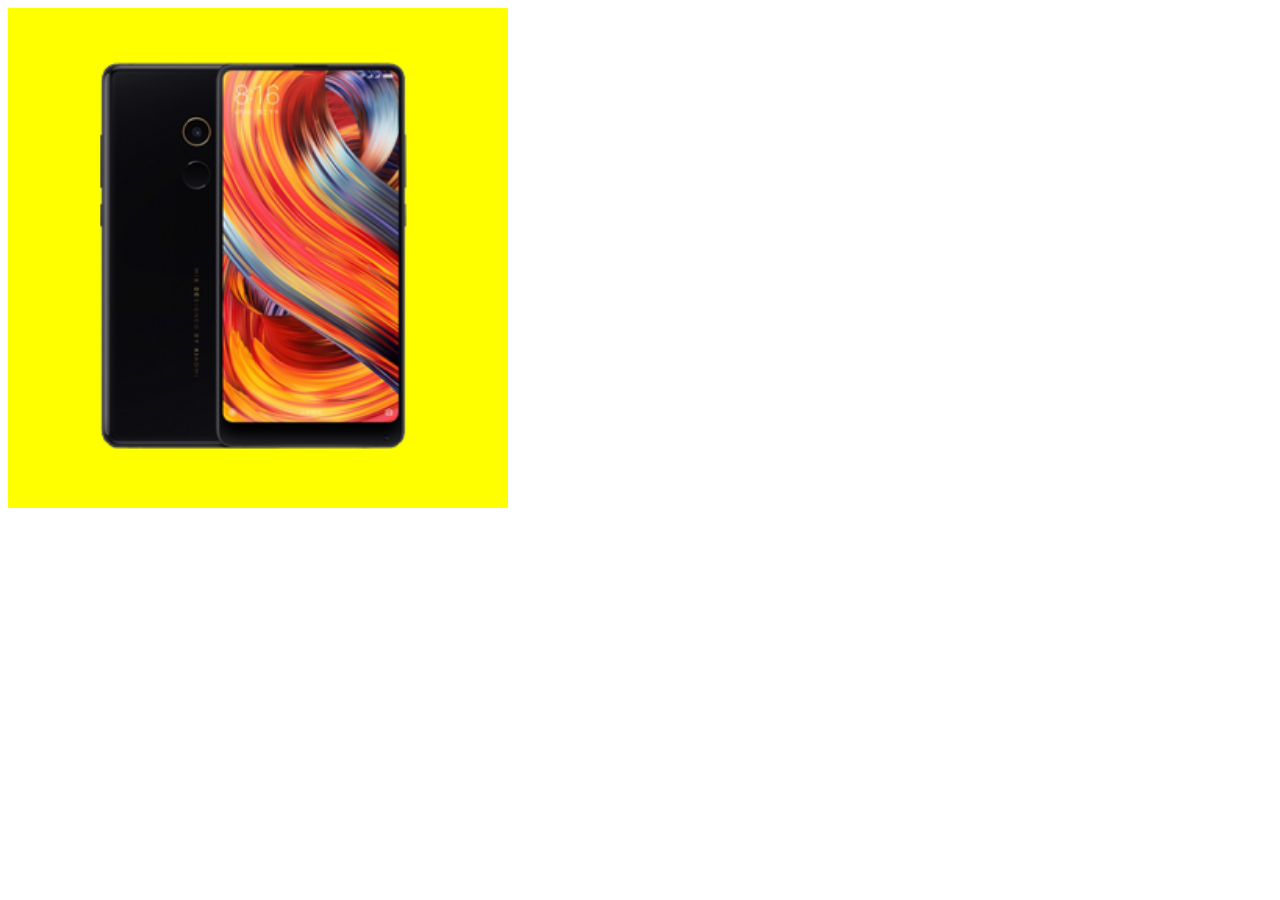
<file: demo.html>
<!DOCTYPE html>
<html lang="en">
<head>
	<meta charset="UTF-8">
	<title>Document</title>
	<link rel="stylesheet" href="css/index.css">
</head>
<body>
	<a href="" class="dd"></a>
	<a href="" class="dd"></a>
	<a href="" class="dd"></a>

	<img src="img/item1.png" alt="" class="zr">
</body>
</html>
</file>
<file: css/index.css>
@font-face {
  font-family: 'iconfont';  /* project id 532541 */
  src: url('https://at.alicdn.com/t/font_532541_6xkdsh39ejm26gvi.eot');
  src: url('https://at.alicdn.com/t/font_532541_6xkdsh39ejm26gvi.eot?#iefix') format('embedded-opentype'),
  url('https://at.alicdn.com/t/font_532541_6xkdsh39ejm26gvi.woff') format('woff'),
  url('https://at.alicdn.com/t/font_532541_6xkdsh39ejm26gvi.ttf') format('truetype'),
  url('https://at.alicdn.com/t/font_532541_6xkdsh39ejm26gvi.svg#iconfont') format('svg');
}
.head-buy span:nth-child(1){
	font-family: 'iconfont';
	line-height: 40px;
	float: left;
	color: #b0b0b0;
	margin-right: 4px;
}

.head{
	height: 40px;
	width: 100%; /* 通屏显示 */
	background-color: #333333;
}
.head-neikuan{
	width: 1226px;
	height: 40px;
	margin: 0 auto;
}
.head-left{
	height: 40px;
	float: left;
}
.head-wenzi,.head-wenzi1{
	color: #b0b0b0;
	font-size: 12px;
	line-height: 40px;
	float: left;
}
.head-wenzi:hover{
	color: white;
}
.head-shuxian{
	line-height: 40px;
	color: #424242;
	font-size: 12px;
	float: left;
	margin: 0 6px;
}
.head-right{
	height: 40px;
	float: right;
}
.daohanglan{
	width: 1226px;
	height: 100px;
	/* margin: 0 auto; */
	margin-left: auto;
	margin-right: auto;
}
.daohanglan-left{
	height: 100px;
	float: left;
}
.daohanglan-left-logo{
	width: 55px;
	height: 55px;
	margin-top: 22px;
}
.daohanglan-middle{
	height: 100px;
	float: left;
	margin-left: 188px;
}
.daohanglan-middle-wenzi{
	line-height: 100px;
	color: #333333;
	padding: 0 10px;
}
.daohanglan-right{
	float: right;
	width: 296px;
	height: 50px;
	margin-top: 25px;
}
.search{
	width: 223px;
	height: 48px;
	border: 1px solid #e0e0e0;
	font-size: 12px;
	color: #757575;
	padding: 0 10px;
	float: left;
}
.daohanglan-btn{
	font-family: 'iconfont';
	width: 51px;
	height: 50px;
	float: left;
	border: 1px solid #e0e0e0;
	border-left: 0;
	background-color: white;
	padding: 0 6px;
	font-size: 24px;
	color: #616161;
	transition: all .2s;
}
.daohanglan-btn:hover{
	color: white;
	background-color: #ff6700;]
}

.star{
	width: 1226px;
	height: 438px;
	margin: 0 auto;
}
.star-top{
	width: 100%;
	height: 58px;
}
.star-top h2{
	line-height: 58px;
	font-weight: 200;
	font-size: 22px;
	color: #333;
	float: left;
}
.star-btn{
	float: right;
	width: 68px;
	height: 23px;
	margin-top: 24px;
	border: 1px solid #e0e0e0;
}
.star-btn span{
	float: left;
	width: 34px;
	height: 100%;
	text-align: center;
	line-height: 23px;
	font-size: 16px;
	color: #e0e0e0;
}
.star-btn .star-btn-active{
	color: #b0b0b0;
	border-left: 1px solid #e0e0e0;
	width: 33px;
}
.star-btn .star-btn-active:hover{
	color: #ff6700;
	cursor: pointer;
}
.star-bottom{
	width: 1226px;
	height: 340px;
}
.star-item{
	width: 234px;
	height: 300px;
	background-color: #fafafa;
	border-top: 1px solid #ffac13;
	float: left;
	padding-top: 39px;
	margin-right: 14px;
}
.star-item1{
	width: 160px;
	height: 166px;
	margin: 0 auto;
	display: block;
}
.star-item2{
	font-size: 14px;
	font-weight: 400;
	color: #212121;
	text-align: center;
	margin-top: 22px;
}
.star-item3{
	font-size: 12px;
	color: #b0b0b0;
	text-align: center;
	font-weight: normal;
	margin-top: 3px;
}
.si1{
	width: 214px;
	height: 14px;
}
.star-item4{
	font-size: 13px;
	color: #ff6700;
	text-align: center;
	margin-top: 12px;
}
.items{
	margin: 0px;
	border-top-color: #83c44e;
}
.items1{
	border-top-color: #2196f3;
}
.items2{
	border-top-color: #e53935;
}
.items3{
	border-top-color: #00c0a5;
}
.items4{
	border-top-color: #ffac13;
}
.big-box{
	width: 100%;
	height: 5248px;
	background-color: #f5f5f5;
	padding-top: 60px;
}
.jiadian{
	width: 1226px;
	height: 686px;
	margin: 0 auto;
}
.jiadian-nav{
	float: right;
	margin-top: 16px;
}
.jiadian-nav li{
	float: left;
	border-bottom: 2px solid rgba(0, 0, 0, 0.0);
	padding-bottom: 2px;
	margin-left: 30px;
	color: #424242;
	font-size: 16px;
}
.jiadian-nav li:hover,.shang-item1:hover,.xia-item1-02:hover,.dibu-shang-middle a:hover,.mx-02:hover,.daohanglan-middle-wenzi:hover{
	color: #ff6700;
	border-bottom-color: #ff6700;
	cursor: pointer;
}
.jiadian-nav .jiadian-nav-active{
	color: #ff6700;
	border-bottom-color: #ff6700;
}
.jiadian-bottom{
	width: 1226px;
	height: 628px;
}
.jiadian-left{
	width: 234px;
	height: 614px;
	float: left;
}
.jiadian-left,.jiadian-item,.items5,.repingchanpin-item1,.content-bottom-item1,.video-bottom-item01,.b2-2,.b2-3,.b2-4,.jiadian-item10-01{
	transition: all .3s linear;
}
.jiadian-left:hover,.jiadian-item:hover,.items5:hover,.repingchanpin-item1:hover,.content-bottom-item1:hover,.video-bottom-item01:hover,.b2-2:hover,.b2-3:hover,.b2-4:hover,.jiadian-item10-01:hover{
	transform: translate(0, -6px);
	box-shadow: 0 5px 16px  1px #ccc;
}
.jiadian-right{
	width: 992px;
	height: 614px;
	float: left;
}
.jiadian-item{
	width: 234px;
	height: 266px;
	background-color: white;
	margin-left: 14px;
	padding-top: 34px;
	margin-bottom: 14px;
	float: left;
}
.zn1{
	height: 300px;
}
.jiadian-item10{
	width: 234px;
	margin-left: 14px;
	padding-top: 34px;
	margin-bottom: 14px;
	float: left;
	background-color: #f5f5f5;
	padding: 0;
	height: 300px;
}
.jiadian-item10-01{
	width: 100%;
	background-color: white;
	height: 143px;
	margin: 0;
	padding: 0;
}
.jiadian-item10-01-left{
	float: left;
	padding-top: 35px;
	margin-left: 30px;
}
.jiadian-item10-01-left h1{
	font-size: 14px;
	font-weight: 400;
	color: #212121;
	text-align: center;
}
.jiadian-item10-01-left p{
	font-size: 13px;
	color: #ff6700;
	text-align: left;
	margin-top: 8px;
}
.jiadian-item10-01-right{
	float: right;
	margin-right: 25px;
}
.jiadian-item10-01-right img{
	width: 80px;
	height: 80px;
	margin-top: 31.5px;
}
.jiadian-item10-01-right p{
	font-family: 'iconfont';
	font-size: 48px;
	line-height: 48px;
	color: #ff6700;
	margin-top: 50px;
	margin-right: 20px;
}
.ji10-02{
	margin-top: 14px;
}
.jiadian-item10-02-left{
	margin-left: 30px;
	padding-top: 50px;
	float: left;
}
.jiadian-item10-02-left h1{
	font-size: 18px;
	color: #333;
	font-weight: normal;
}
.jiadian-item10-02-left h4{
	font-size: 12px;
	color: #b0b0b0;
	text-align: left;
	font-weight: normal;
	margin-top: 3px;
}

.jiadian-item1{
	width: 150px;
	height: 156px;
	display: block;
	margin: 0 auto;
}
.zhineng-item1{
	margin: 0;
	padding: 0;
}
.zhineng-item1 .jiadian-item2{
	width: 234px;
	height: 300px;
	padding: 0;
	margin: 0;
}
.item5{
	margin-top: 0;
}
.item6{
	margin-top: 10px;
}
.zr{
	width: 500px;

	background-color: yellow;
}
.items5{
	height: 300px;
	border-top-width: 0;
	padding: 0;
	background-color: white;
}
.weinituijian-item1{
	width: 140px;
	height: 140px;
	margin: 0 auto;
	display: block;
	margin-top: 40px;
	margin-bottom: 20px;
}
.weinituijian-item4{
	font-size: 13px;
	color: #ff6700;
	text-align: center;
	margin-top: 9px;
	font-family: "Helvetica Neue", Helvetica, Arial, "Microsoft Yahei", "Hiragino Sans GB", "Heiti SC", "WenQuanYi Micro Hei", sans-serif;
}
.weinituijian-item2{
	margin-top: 10px;
	font-size: 14px;
	color: #333;
	font-weight: normal;
	text-align: center;
}
.weinituijian-item3{
	font-size:14px; 
	text-align: center;
	color: #757575;
	font-weight: normal;
	margin-top: 14px;
	font-family: "Helvetica Neue", Helvetica, Arial, "Microsoft Yahei", "Hiragino Sans GB", "Heiti SC", "WenQuanYi Micro Hei", sans-serif;
}
.weinituijian{
	height: 378px;
}
.repingchanpin-bottom{
	height: 415px;
}
.repingchanpin-item1{
	width: 296px;
	height: 415px;
	background-color: white;
	margin-top: 0;
	float: left;
	margin-left: 14px;
}
.rpitem1-01{
	margin-left: 0;
}
.repingchanpin-item2{
	width: 100%;
	height: 220px;
}
.repingchanpin-item3{
	width: 240px;
	height: 72px;
	text-align: left;
	display: block;
	margin: 0 auto;
	margin-top: 28px;
	font-size: 14px;
	color: #333;
	line-height: 24px;
	    font-family: "Helvetica Neue", Helvetica, Arial, "Microsoft Yahei", "Hiragino Sans GB", "Heiti SC", "WenQuanYi Micro Hei", sans-serif;
}
.repingchanpin-item4{
	color: #b0b0b0;
	font-size: 12px;
	font-weight: normal;
	line-height: 1.5;
	margin-left: 28px;
	margin-top: 22px;
}
.repingchanpin-item5{
	text-align: center;
	margin-top: 8px;
}
.repingchanpin-item5-01{
	font-size: 14px;
	color: #333;
	font-weight: 400;
	margin-left: 28px;
	float: left;
	    font-family: "Helvetica Neue", Helvetica, Arial, "Microsoft Yahei", "Hiragino Sans GB", "Heiti SC", "WenQuanYi Micro Hei", sans-serif;
}
.repingchanpin-item5-02{
	color: #e0e0e0;
	font-family: sans-serif;
	font-size: 14px;
	font-weight: normal;
	line-height: 1.5;
	float: left;
	margin: 0 0.7em;
}
.reping{
	height: 473px;
	width: 1226px;
	margin: 0 auto;
}
.repingchanpin-item5-03{
	color: #ff6700;
	font-size: 14px;
	line-height: 1.5;
	font-weight: normal;
	margin: 0;
	float: left;
	font-family: "Helvetica Neue", Helvetica, Arial, "Microsoft Yahei", "Hiragino Sans GB", "Heiti SC", "WenQuanYi Micro Hei", sans-serif;
}

.content{
	width: 1226px;
	height: 478px;
	margin: 0 auto;
	margin-top: 22px;
}
.content-bottom{
	width: 1226px;
	height: 420px;
}
.content-bottom-item1{
	width: 296px;
	height: 419px;
	background-color: white;
	border-top: 1px solid #ffac13;
	margin-left: 14px!important;
	float: left;
}
.ci01{
	margin: 0!important;
	position: relative;
}
.ci02{
	border-top-color: #83c44e;
}
.ci02 .ci02-01{
	color: #83c44e;
}
.ci03{
	border-top-color: #e53935;
}
.ci03 .ci03-01{
	color: #e53935;
}
.ci04{
	border-top-color: #2196f3;
}
.ci04 .ci04-01{
	color: #2196f3;
}
.item1-01{
	width: 100%;
	font-size: 16px;
	font-weight: 400;
	text-align: center;
	margin-top: 45px;
	color: #ffac13;
	font-family: "Helvetica Neue", Helvetica, Arial, "Microsoft Yahei", "Hiragino Sans GB", "Heiti SC", "WenQuanYi Micro Hei", sans-serif;
	line-height: 1.5;
}
.item1-02{
	font-size: 20px;
	font-weight: 400;
	text-align: center;
	color: #333;
	margin-top: 18px;
	font-family: "Helvetica Neue", Helvetica, Arial, "Microsoft Yahei", "Hiragino Sans GB", "Heiti SC", "WenQuanYi Micro Hei", sans-serif;
}
.item1-03{
	width: 200px;
	height: 40px;
	font-size: 12px;
	color: #b0b0b0;
	text-align: center;
	margin: 8px 48px 10px 48px;
	line-height: 20px;
}
.item1-04{
	text-align: center;
	font-size: 14px;
	font-weight: normal;
	font-family: "Helvetica Neue", Helvetica, Arial, "Microsoft Yahei", "Hiragino Sans GB", "Heiti SC", "WenQuanYi Micro Hei", sans-serif;
	color: #333;
	margin-bottom: 15px;
}
.item1-05{
	margin: 0 auto;
	width: 216px;
	height: 154px;
}
.item1-06{
	width: 296px;
	height: 30px;
	margin-top: 15px;
}
.item1-06-01{
	width: 100px;
	height: 30px;
	background-color: blue;
	margin: 0 98px;
	float: left;
}
.ci03-04{
	width: 276px;
	height: 21px;
}
.c01{
	height: 343px;
}
.video-bottom{
	width: 1226px;
	height: 285px;
}
.video-bottom-item01{
	width: 296px;
	height: 285px;
	background-color: white;
	margin-left: 14px;
	float: left;
	position: relative;
}
.vi01{
	margin: 0;
}
.vip p{
	font-family: 'iconfont';
	font-size: 30px;
	color: white;
	position: absolute;
	left: 20px;
	top: 136px;
}
.vip:hover p{
	color: #ff6700;
}
.c01-top p{
	float: left;
	font-size: 16px;
	line-height: 58px;
	font-weight: normal;
	font-family: "Helvetica Neue", Helvetica, Arial, "Microsoft Yahei", "Hiragino Sans GB", "Heiti SC", "WenQuanYi Micro Hei", sans-serif;
	
}
.c01-top .sp-you{
	color: #424242;
	cursor: pointer;
}
.c01-top .sp-you:hover,.c01-top .sp-you:hover .iconfont{
	color: #ff6700;
}
.c01-top .sp-you .iconfont{
	font-size: 18px;
	color: #b0b0b0;
	float: left;
	font-family: 'iconfont';

}
.c01-top-right{
	margin-right: 8px;	
}

.sp-you{
	float: right;
}
.video-item2{
	color: #333;
	font-size: 14px;
	font-weight: 400;
	text-align: center;
	font-family: "Helvetica Neue", Helvetica, Arial, "Microsoft Yahei", "Hiragino Sans GB", "Heiti SC", "WenQuanYi Micro Hei", sans-serif;
	margin-top: 28px;
}
.video-bottom-item01 h4{
	color: #b0b0b0;
	font-size: 12px;
	text-align: center;
	margin-top: 7px;
	font-weight: normal;
	font-family: "Helvetica Neue", Helvetica, Arial, "Microsoft Yahei", "Hiragino Sans GB", "Heiti SC", "WenQuanYi Micro Hei", sans-serif;
}
.map{
	width: 100%;
	height: 272px;
}
.map-neikuan{
	width: 1226px;
	height: 100%;
	margin: 0 auto;
}
.shang{
	height: 52px;
	border-bottom: 1px solid #e0e0e0;
	padding-top: 27px;
}
.shang-item1{
	width: 244.2px;
	height: 25px;
	color: #616161;
	border-right: 1px solid #e0e0e0;
	float: left;
	font-size: 16px;
}
.shang-item1 p{
	font-family: 'iconfont';
	font-size: 33px;
	float: left;
	line-height: 24px;
	margin-right: 6px;
	margin-left:55px;
}
.si04{
	border-right: 0;
	width: 245.2px;
}
.si01 p,.si02 p,.si03 p,.si04 p{
	font-family: 'iconfont';
	font-size: 24px;
}
.si04 p{
	margin-left: 45px;
}
.xia{
	height: 113px;
	padding: 39px 0 40px;
}
.xia-item1{
	width: 160px;
	height: 112px;
	float: left;
}
.xia-item1-01{
	font-size: 14px;
	color: #424242;
	font-weight: normal;
	font-family: "Helvetica Neue", Helvetica, Arial, "Microsoft Yahei", "Hiragino Sans GB", "Heiti SC", "WenQuanYi Micro Hei", sans-serif;
	margin-bottom: 26px;
}
.xia-item1-02{
	font-size: 12px;
	margin-top: 10px;
	font-weight: normal;
	color: #757575;
}
.xia-item2{
	width: 251px;
	height: 112px;
	float: right;
	border-left: 1px solid #e0e0e0;
}
.xia-item2-01{
	font-size: 22px;
	color: #ff6700;
	margin-bottom: 5px;
	text-align: center;
	font-weight: normal;
}
.xia-item2-02{
	font-size: 12px;
	font-weight: normal;
	color: #616161;
	text-align: center;
}
.xi02{
	margin: 2px 0 10px;
}
.xia-item2-03{
	border: 1px solid #ff6700;
	width: 118px;
	height: 28px;
	text-align: center;
	line-height: 30px;
	color: #ff6700;
	font-size: 12px;
	font-weight: normal;
	margin: 0 auto;
	font-family: 'iconfont';
}
.xia-item2-03:hover{
	color: #fff;
	background: #ff6700;
	cursor: pointer;
}
.dibu{
	background-color: #fafafa;
	height: 106px;
	padding: 30px 0;
}
.dibu-shang{
	height: 57px;
	width: 1226px;
	margin: 0 auto;
}
.img1{
	float: left;
	margin-right: 10px;
}
.dibu-shang-middle{
	float: left;
}
.dibu-shang-middle a,.dibu-shang-middle span{
	height: 18.4px;
	line-height: 18.4px;
}
.dibu-shang-middle a{
	color: #757575;
}
.dibu-shang-middle span{
	color: #b0b0b0;
	margin: 0 3px;
}
.middle-xia{
	width: 573.85px;
	height: 35.2px;
	margin-top: 19px;
	color: #b0b0b0;
	font-size: 12px;
	font-weight: normal;
	font-family: "Helvetica Neue", Helvetica, Arial, "Microsoft Yahei", "Hiragino Sans GB", "Heiti SC", "WenQuanYi Micro Hei", sans-serif;
}
.mx-01,.mx-02{
	display: inline-block;
}
.dibutu{
	float: right;
	width: auto;
	height: 28px;
	margin-top: 5px;
}
.dibu-xia{
	width: 100%;
	margin-top: 30px;
}
.dibu-xia img{
	margin: 30px auto 0;
}


/* banner部分 */
.banner{
	width: 1226px;
	height: 460px;
	background-color: yellow;
	margin: 0 auto;
	position: relative;
}
.banner-img{
	width: 100%;
	height: 100%;
	background-color: red;
}
.banner-img img{
	width: 100%;
	height: 100%;
}
.banner-nav{
	width: 234px;
	height: 420px;
	background-color: rgba(0, 0, 0, .6);
	position: absolute;
	left: 0;
	top: 0;
	padding: 20px 0;
	z-index: 999;
}
.banner-item{
	width: 174px;
	height: 42px;
	padding: 0 30px;
	color: #fff;
	font-size: 14px;
	line-height: 42px;
}
.banner-item span:nth-child(1){
	float: left;
}
.banner-item span:nth-child(2){
	float: right;
}
.banner-item:hover{
	background-color: #ff6700;
}
.head-buy{
	width: 103px;
	height: 40px;
	background-color: #424242;
	float: left;
	margin-left: 15px;
	padding-left: 17px;
}
.head-buy:hover{
	background-color: white;
}
.head-buy:hover span{
	color: #ff6700;
}
.btn-left{
	width: 41px;
	height: 69px;
	position: absolute;
	left: 234px;
	right: 951px;
	top: 195.5px;
	bottom: 195.5px;
	font-family: 'iconfont';
	color: #C9D7D7;
	font-size: 35px;
	font-weight: lighter;
	z-index: 10;
	cursor: pointer;
}

.btn-left p{
	line-height: 69px;
	font-family: 'iconfont';
}
.btn-left:hover,.btn-right:hover{
	background-color: rgba(0, 0, 0, .5)
}
.btn-left:hover p{
	color: white;
}
.btn-right{
	position: absolute;
	left: 1185px;
	right: 0px;
	top: 195.5px;
	bottom: 195.5px;
	z-index: 10;
	cursor: pointer;
}


/* banner2开始 */
.banner2{
	width: 1226px;
	height: 170px;
	margin: 14px auto 26px;
	position: relative;
}
.b2-1{
	width: 228px;
	height: 164px;
	background-color: #5F5750;
	padding: 3px;
	position: relative;

}
.b2-1-neirong{
	height: 64px;
	width: 70px;
	float: left;
	padding: 18px 3px 0; 
}
.b2-1-neirong p{
	font-family: 'iconfont'; 
	font-size: 24px;
	color: rgba(255,255,255,0.7);
	text-align: center;
}
.b2-1 .b2-1-neirong .p2{
	font-size: 12px;
	padding-top: 2px;
}
.banner2 .b2-1 .b2-1-neirong:hover p{
	color: white;
	cursor: pointer;
}
.tb{
	padding-top: 11px;
	height: 50px;
	margin-bottom: 0;
}
.xian1{
	width: 1px;
	height: 70px;
	background-color: #665E57;
	margin-top: 9px;
	position: absolute;
	left: 79px;
}
.xian2,.xian4{
	left: 155px;
}
.xian3{
	bottom: 9px;
}
.hengx1{
	height: 1px;
	width: 64px;
	background-color: #665E57;
	position: absolute;
	left: 9px;
	top: 50%;
}
.hengx2{
	left: 85px;
}
.hengx3{
	left: 161px;
}
.b2-2{
	width: 316px;
	height: 170px;
	position: absolute;
	left: 248px;
	top: 0;
}
.b2-3{
	left: 579px;
}
.b2-4{
	left: 910px;
}
.swiper-button-prev{
	background: url('../img/icon-slides.png') no-repeat -84px 50%!important;
	width: 41px!important;
	height: 69px!important;
	left: 234px!important;
}
.swiper-button-next{
	background: url('../img/icon-slides.png') no-repeat -140px 50%!important;
	width: 41px!important;
	height: 69px!important;
	margin-left: 1185px!important;
}
.swiper-button-prev:hover{
	background-position: 0px 50%!important;
}
.swiper-button-next:hover{
	background-position: -42px 50%!important;
}
.swiper-pagination{
	left: auto!important;
	right: 30px!important;
	bottom: 20px!important;
	width: auto!important;
}
.swiper-pagination-bullet{
	border: 2px solid rgba(0, 0, 0, .4)!important;
	background-color: rgba(0,0,0,0.5)!important;
}
.swiper-pagination-bullet-active{
	background: #fff!important;
	border: 2px solid rgba(0, 0, 0, .4)!important;
	background: rgba(255, 255, 255, 0.4)!important;
}
.swiper-slide{
	background-color: white;
}
.neirong-btn-left{
	font-family: 'iconfont';
	width: 20px;
	height: 24px;
	color: white;
	position: absolute;
	top: 47%;
	z-index: 10;
    font-size: 18px;
	cursor: pointer;
	padding: 12px 0;
	line-height: 24px;
}
.nbl1{
	margin-left: 0px;
    left: 0;
}
.nbl2{
	margin-left: 0px;
    right: 0;
    font-size: 16px;
    padding-right: 2px;
    width: 18px;
}
.swiper-pagination-neirong{
	position: absolute;
	text-align: center;
	top: 90%;
	z-index: 10;
	border-top-color: #ffac13!important;
    color: #ffac13!important;
}
.content-bottom-item1:hover .neirong-btn-left{
	background-color: rgba(66,66,66,0.2)!important;
}



.content .content-bottom .swiper-container .swiper-pagination-neirong .swiper-pagination-bullet{
	width: 6px!important;
    height: 6px;
    border: 2px solid #f5f5f5!important;
    border-radius: 6px;
}

.content .content-bottom .swiper-container .swiper-pagination-neirong .swiper-pagination-bullet-active{
	border: 2px solid #ff6700!important;
}
</file>
<file: css/public.css>
*{
	margin: 0;
	text-decoration: none;
	padding: 0;/* 清除ul的默认格式 */
	list-style: none;
}
/* img默认有border大小，需要清除 */
img{
	border: 0;
	display: block;
}
</file>
